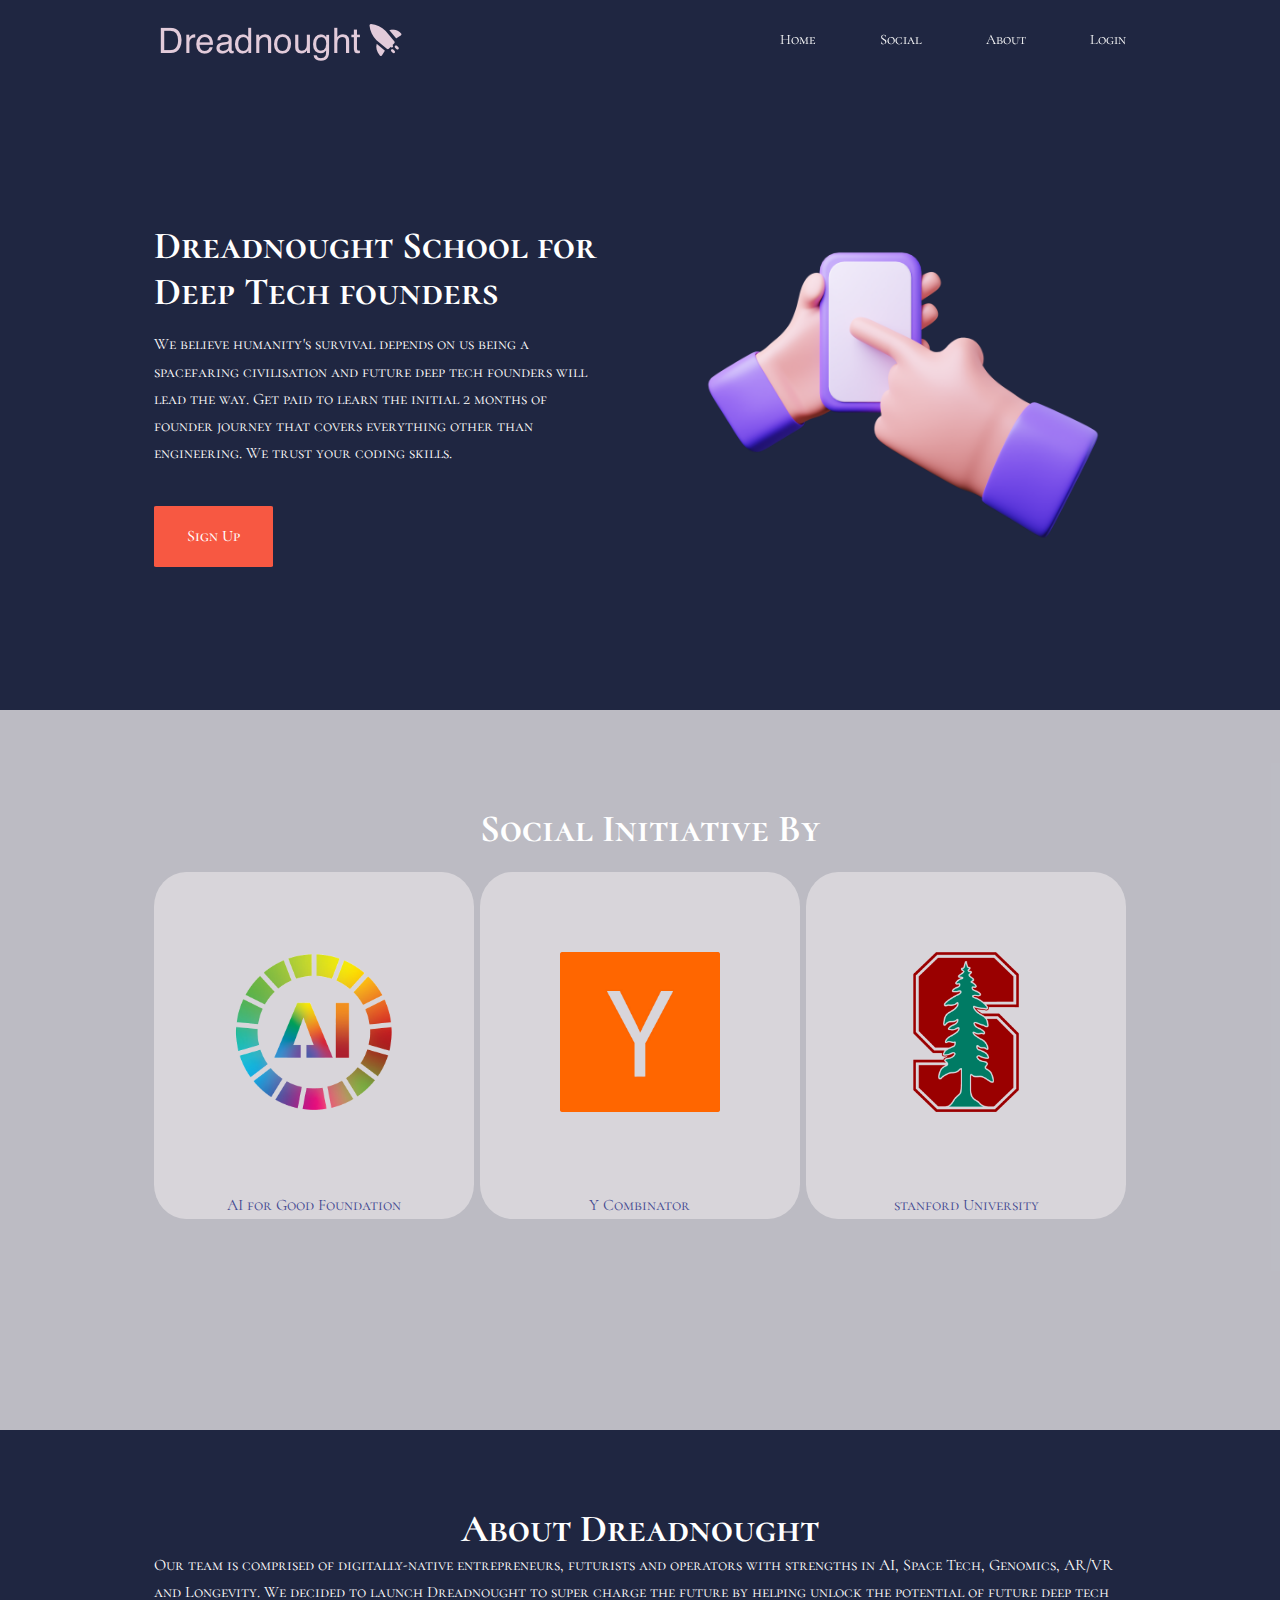
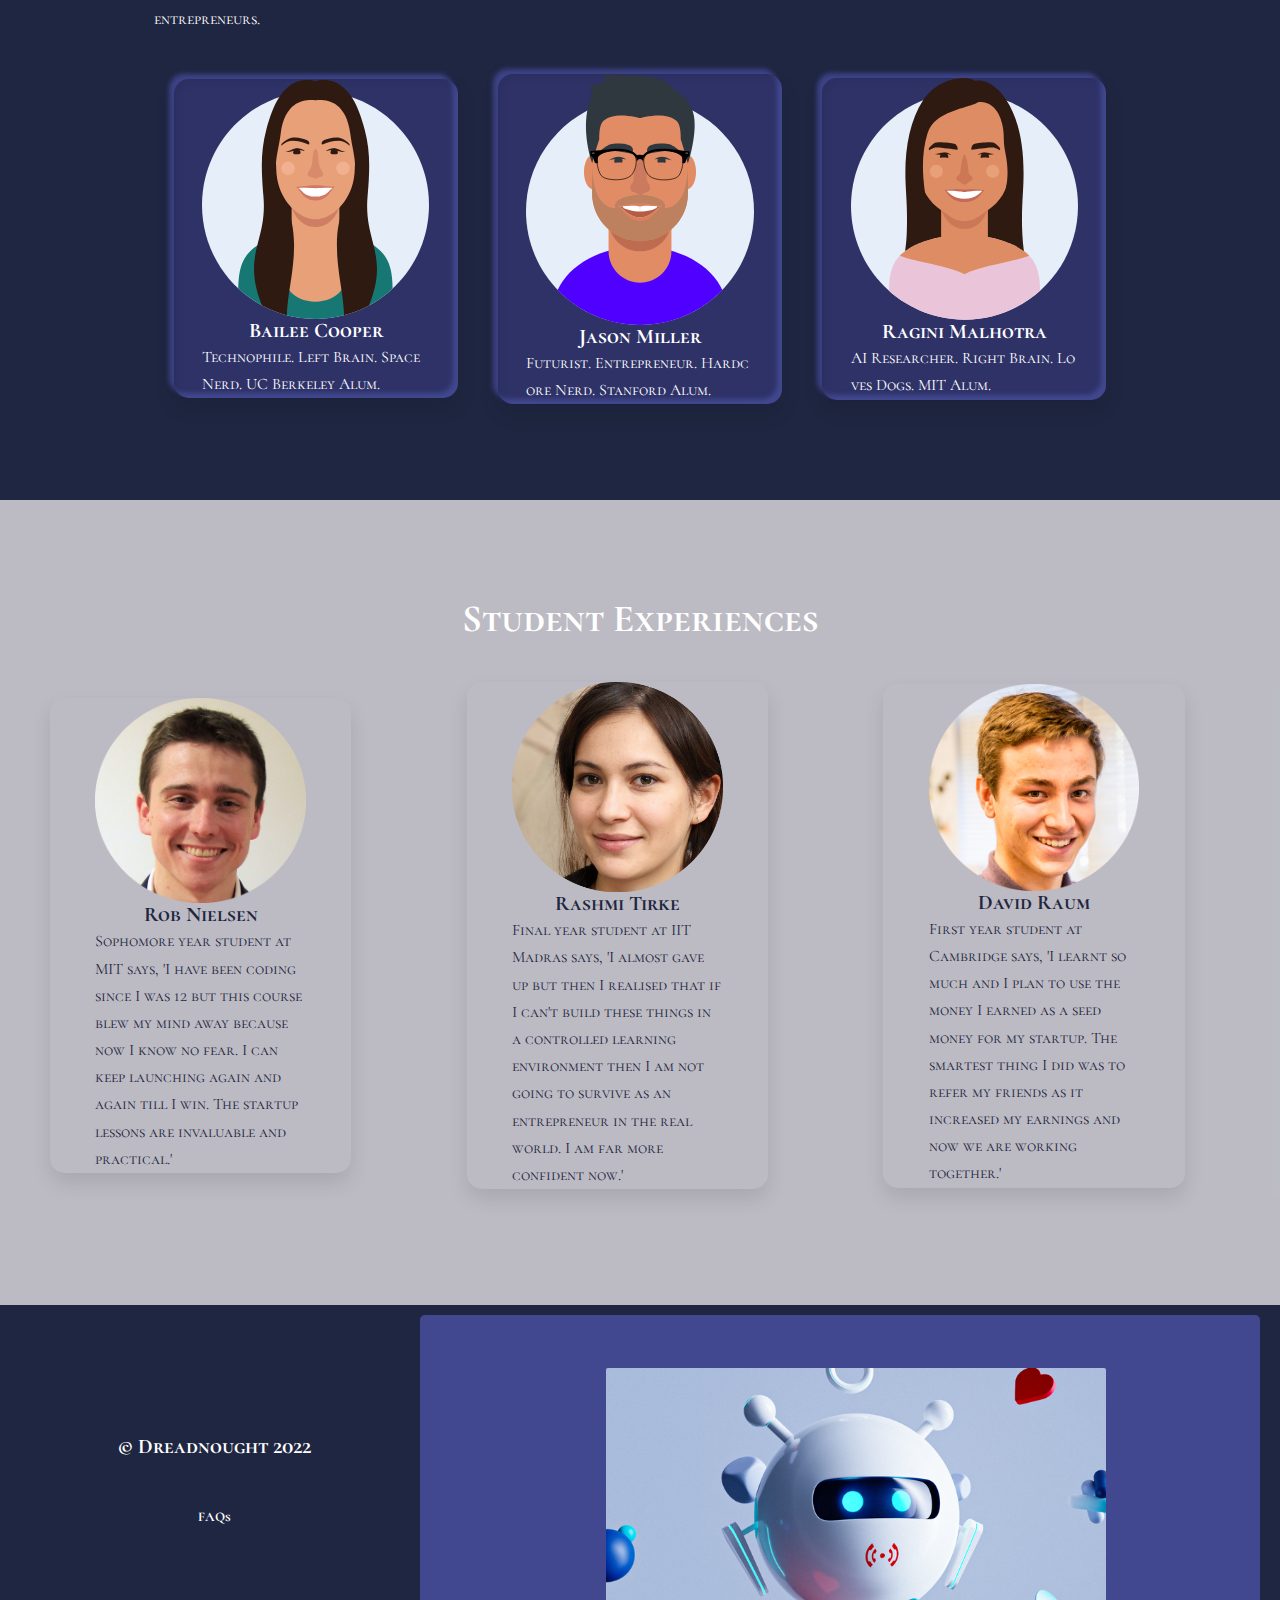
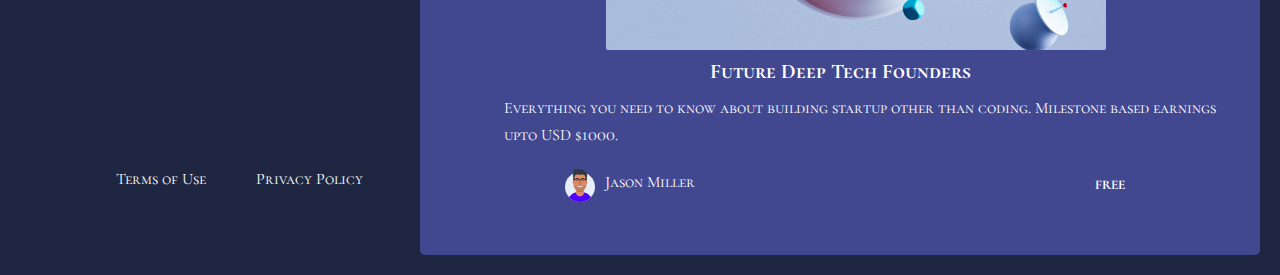
<file: index.html>
<!DOCTYPE html>
<html lang="en">
<head>
    <meta charset="UTF-8">
    <meta http-equiv="X-UA-Compatible" content="IE=edge">
    <meta name="viewport" content="width=device-width, initial-scale=1.0">
    <link rel="preconnect" href="https://fonts.googleapis.com">
    <link rel="preconnect" href="https://fonts.gstatic.com" crossorigin>
    <link href="https://fonts.googleapis.com/css2?family=Cormorant+SC&display=swap" rel="stylesheet">
    <link rel="stylesheet" href="https://unicons.iconscout.com/release/v4.0.0/css/line.css">
    <link rel="stylesheet" href="./css/style.css" />
    <title>Dreadnought</title>
</head>
<body>
    <nav>
        <div class="container nav__container">
           <a href="index.html">
            <img class="logo" src="./images/convert.png" />
           </a> 

           <ul class="nav__menu">
            <li><a href="#home">Home</a></li>
           
            <li><a href="#social">Social</a></li>
            <li><a href="#about">About</a></li>
            <li><a href="contact.html">Login</a></li>
           </ul>
           <button cla id="open-menu-btn"><i class="uil uil-bars"></i></button>
           <button id="open-menu-btn"><i class="uil uil-multiply"></i></button>
         
        </div>
    </nav>

     <header id="home">
        <div class="container header__container">
            <div class="header__left">
                <h1>Dreadnought School for Deep Tech founders</h1>
                <p>We believe humanity's survival depends on us being a 
                    spacefaring civilisation and future deep 
                    tech founders will lead the way.  
                    Get paid to learn the initial 2 months of founder 
                    journey that covers everything other than engineering. We trust your coding skills.</p>
           <a href="contact.html" class="btn btn-primary">
            Sign Up
           </a>
            </div>

        <div class="header__right">
            <div class="header__right-image">
                <img src="./images/mobile-in-hand.png" />
            </div>
        </div>
        </div>
     </header>

     <section id="social" class="container socials">
        <h1>Social Initiative By </h1>
        <div class="container social__container">
                <div class="social">
                      <img class="social_img"  src="./images/AI.png" />
             <label class="img1">AI for Good Foundation</label>
                </div>
                <div class="social">
                     <img  class="social_img"  src="./images/YC.png" />
             <label class="img2">Y Combinator</label>
                </div>
                <div class="social">
                       <img  class="social_img"  src="./images/Stanford.png" />
             <label class="img3">stanford University</label>
                </div>
          
        </div>
     </section>

     <section  id="about" class=" container about">
        <h1>About Dreadnought</h1>
        <p>Our team is comprised of digitally-native entrepreneurs, futurists and operators with strengths in AI, Space Tech, Genomics, AR/VR and Longevity. We decided to launch Dreadnought to super charge the future by helping unlock the potential of future deep tech entrepreneurs.</p>
       
       <div class="about__container">
        <div class="card">
        <div class="box">
            <img  src="./images/Bailee Cooper.svg"/>
            <h4>Bailee Cooper</h4>
            <p>Technophile. Left Brain. Space Nerd. UC Berkeley Alum.</p>
        </div>
        </div>
        <div class="card">
              <div class="box">
            <img  src="./images/Jason Miller.svg"/>
            <h4>Jason Miller</h4>
            <p>Futurist. Entrepreneur. Hardcore Nerd. Stanford Alum.</p>
        </div>
        </div>
        <div class="card">
            <div class="box">
            <img  src="./images/Aliza Soloman.svg"/>
            <h4>Ragini Malhotra</h4>
            <p>AI Researcher. Right Brain. Loves Dogs. MIT Alum.</p>
        </div>
        </div>
      </div>
    </div>
    </section>

    <section id="experience" class="experience container">
        <h1>Student Experiences</h1> 
       <div class="experience__container">
        <div class="card">
        <div class="box">
            <img  src="./images/Ron.png"/>
            <h4>Rob Nielsen</h4>
            <p>Sophomore year student at MIT says, 'I have been coding since I was 12 but this course blew my mind away because now I know no fear. I can keep launching again and again till I win. The startup lessons are invaluable and practical.'</p>
        </div>
        </div>
        <div class="card">
              <div class="box">
            <img  src="./images/Anushka.png"/>
            <h4>Rashmi Tirke</h4>
            <p>Final year student at IIT Madras says, 'I almost gave up but then I realised that if I can't build these things in a controlled learning environment then I am not going to survive as an entrepreneur in the real world. I am far more confident now.'</p>
        </div>
        </div>
        <div class="card">
            <div class="box">
            <img  src="./images/David.png"/>
            <h4>David Raum</h4>
            <p>First year student at Cambridge says, 'I learnt so much and I plan to use the money I earned as a seed money for my startup. The smartest thing I did was to refer my friends as it increased my earnings and now we are working together.'</p>
        </div>
        </div>
      </div>
    </div>

    </section>

<section id="footer" class="container footer">
    <div  class="left">
   

    <h4>&copy; Dreadnought 2022</h4>
    <h5>FAQs</h5>

    <div class="left_down">
        <a href="#">Terms of Use</a>
        <a href="#">Privacy Policy</a>
    </div>
</div>
<a href="#" class="right"> 
       <div class="course">
        <img src="./images/Course image.png" />
        <h4>Future Deep Tech Founders</h4>
        <p>Everything you need to know about building startup other than coding.
            Milestone based earnings upto USD $1000.
        </p>
    </div>
        <div class="down">
        <div class="instructor">
            <img  src="./images/Jason Miller.svg"/>
            <label>Jason Miller</label>
        </div>
        <h5>FREE</h5>
    </div>
     
    </a>
</section>



<script src="./main.js"></script>
</body>
</html>
</file>
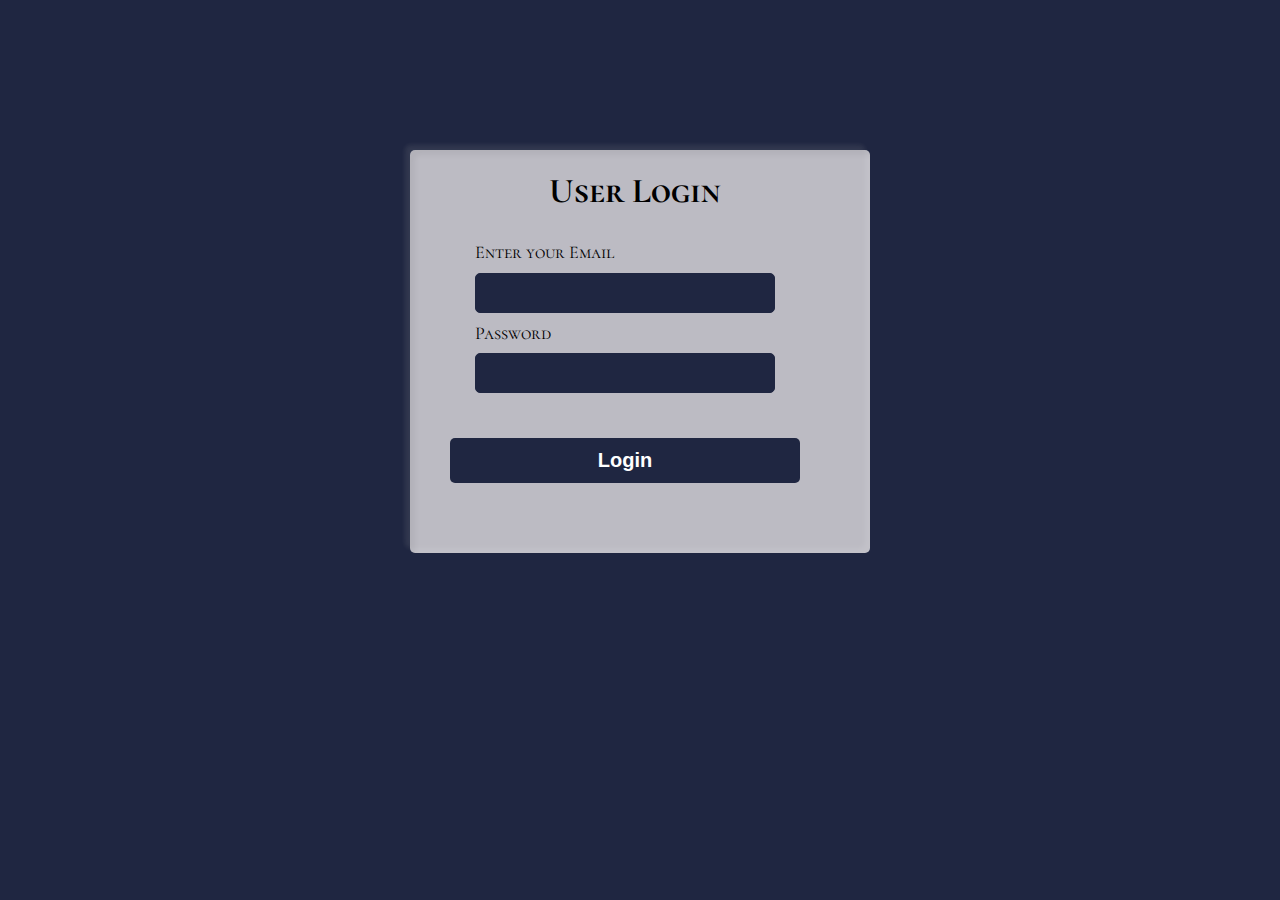
<file: contact.html>
<!DOCTYPE html>
<html lang="en">
<head>
    <meta charset="UTF-8">
    <meta http-equiv="X-UA-Compatible" content="IE=edge">
    <meta name="viewport" content="width=device-width, initial-scale=1.0">
    <link rel="preconnect" href="https://fonts.googleapis.com">
    <link rel="preconnect" href="https://fonts.gstatic.com" crossorigin>
    <link href="https://fonts.googleapis.com/css2?family=Cormorant+SC&display=swap" rel="stylesheet">
    <link rel="stylesheet" href="https://unicons.iconscout.com/release/v4.0.0/css/line.css">
    <link rel="stylesheet" href="./css/style.css" />
    <title>Document</title>
</head>
<body>
    <div class="form container">
        <h1 class="label">User Login</h1>
        <form class="login_form" action="index.html" name="form" method="post" >
           <div class="font">Enter your Email</div>
           <input autocomplete="off" type="email" name="email">
           <div  id="email_error">Please fill the valid data.</div>
           <div class="font font2">Password</div>
            <input type="password" name="password">
           <div id="pass_error">Password length should be greater than 5</div>
            <button type="submit" class="btn"><a href="index.html">Login</a></button>
        </form>
       </div>
       
       <script src="./main.js"></script>
</body>
</html>
</file>
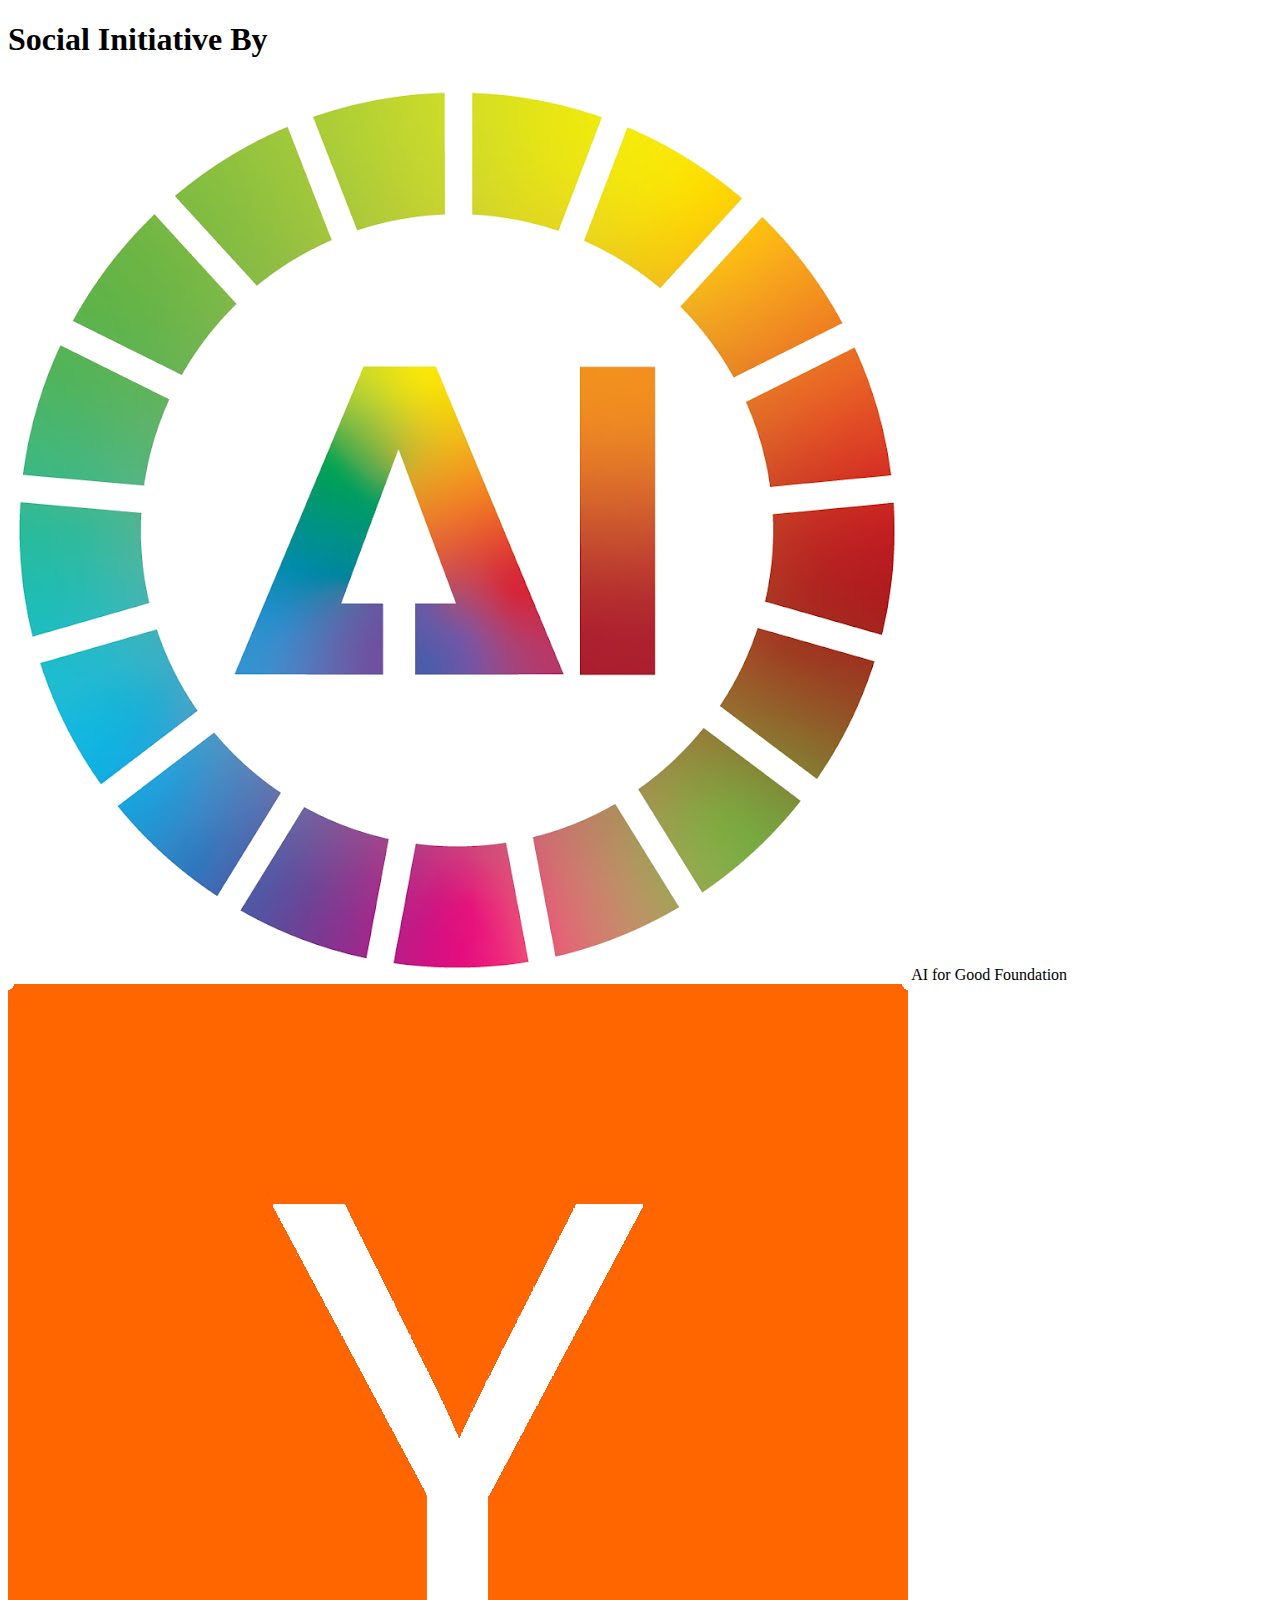
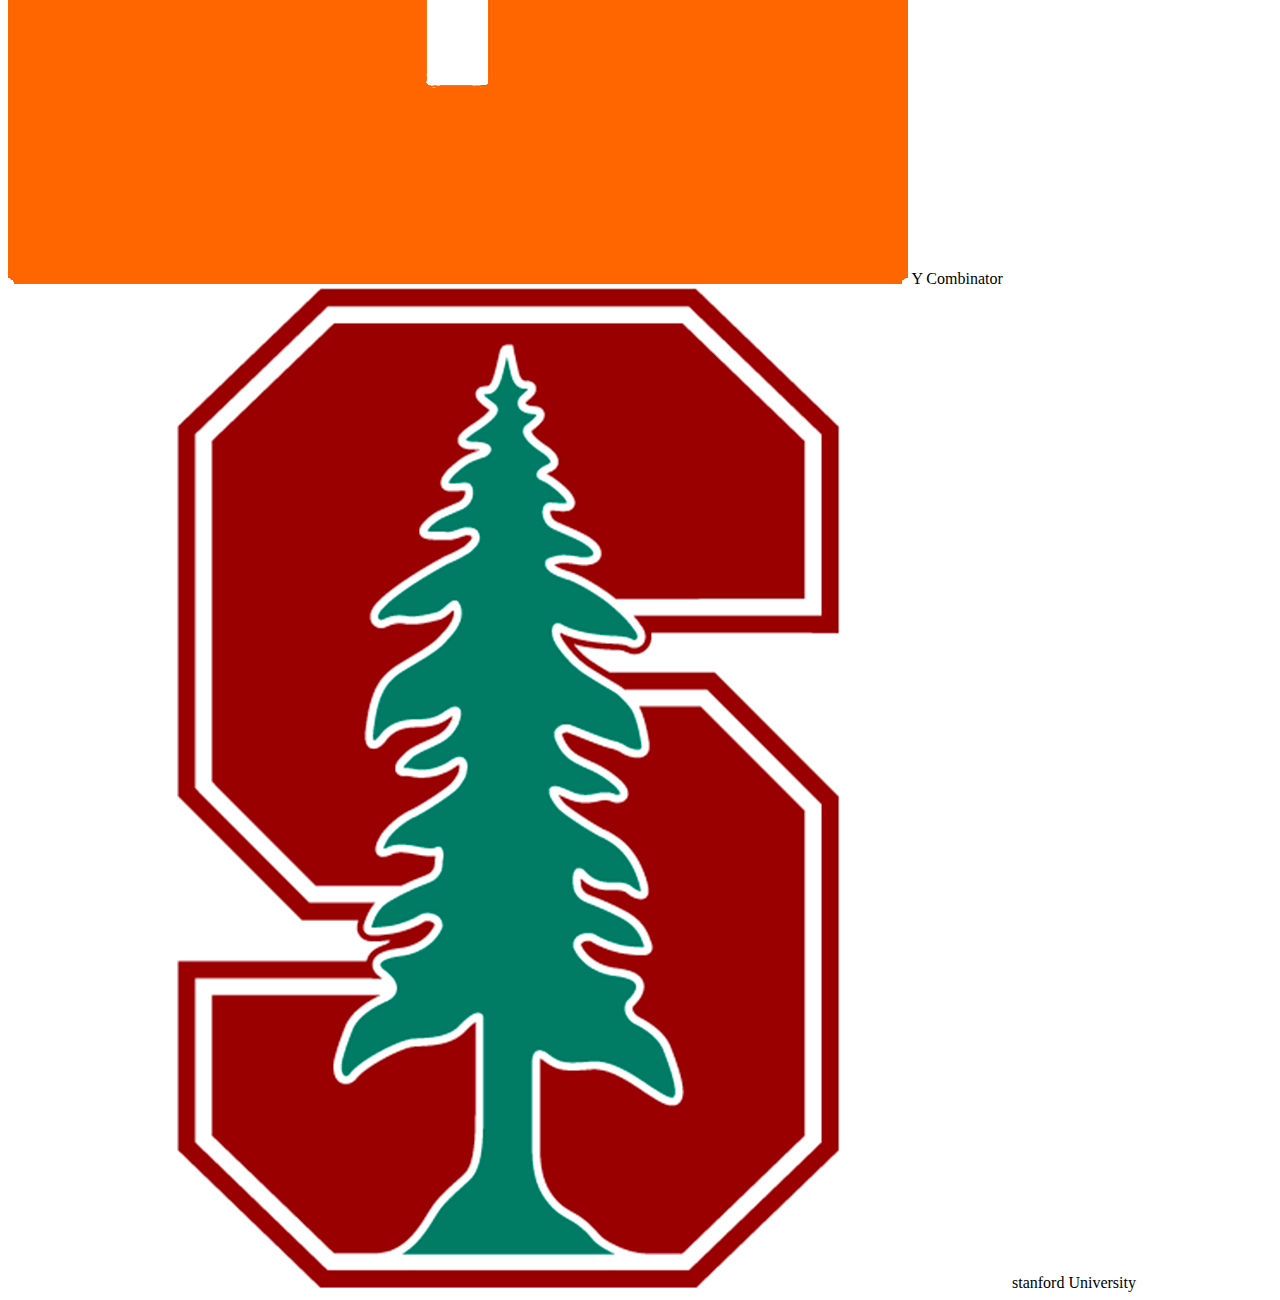
<file: social.html>
<!DOCTYPE html>
<html lang="en">
<head>
    <meta charset="UTF-8">
    <meta http-equiv="X-UA-Compatible" content="IE=edge">
    <meta name="viewport" content="width=device-width, initial-scale=1.0">
    <title>Document</title>
</head>
<body>
    <section class="socials">
        <h1>Social Initiative By </h1>
        <div class="container social__container">
                <div class="social">
                      <img class="social_img"  src="./images/AI.png" />
             <label class="img1">AI for Good Foundation</label>
                </div>
                <div class="social">
                     <img  class="social_img"  src="./images/YC.png" />
             <label class="img2">Y Combinator</label>
                </div>
                <div class="social">
                       <img  class="social_img"  src="./images/Stanford.png" />
             <label class="img3">stanford University</label>
                </div>
          
        </div>
     </section>
</body>
</html>
</file>
<file: css/style.css>
*{
    margin: 0;
    padding: 0;
    border: 0;
    outline: 0;
    text-decoration: none;
    list-style: none;
    box-sizing: border-box;
}

html {
    scroll-behavior: smooth;
}
:root{
    --color-primary:#6c63ff;
    --color-success:#00bf8e;
    --color-warning:#f7c94b;
    --color-danger:#f75842;
    --color-danger-variant:rgba(247,88,66,0.4);
    --color-white:#fff;
    --color-light:rgba(255, 251, 251, 0.7);
    --color-black:#000;
    --color-bg:#1f2641;
    --color-bg1:#2e3267;
    --color-bg2:#424890;

    --container-width-lg:76%;
    --container-width-md:90%;
    --container-width-sm:94%;

    --transition:all 400ms ease;
}
body {
    font-family: 'Cormorant SC', serif;
    line-height: 1.7;
    color: var(--color-white);
    background:var(--color-bg);
}

.container{
    width: var(--container-width-lg);
    margin: 0 auto;
}

section{
    padding: 6rem 0;
}
section h2 {
    text-align: center;
    margin-bottom: 4rem;
}

h1,h2,h3,h4,h5{
    line-height: 1.2;
}

h1{
  font-size: 2.4rem;   
}

h2{
    font-size: 2rem;
}

h3{
    font-size: 1.6rem;
}
h4{
    font-size: 1.3rem;
}

a{
    color: var(--color-white);
}
img{
    width: 100%;
    display: block;
    object-fit: cover;
}
.btn{
    display: inline-block;
    background:var(--color-white);
    color: var(--color-black);
    padding: 1rem 2rem;
    border: 1px solid transparent;
    font-weight: 500;
    transition: var(--transition);
    border-radius: 2%;
}
.btn:hover{
    background: transparent;
    color: var(--color-white);
    border-color: var(--color-white);
}

.btn-primary {
    background: var(--color-danger);
    color: var(--color-white);
}

nav {
    width: 100vw;
    height: 5rem;
    position:fixed;
    top: 0;
    z-index: 11; 
    transition: 0.6s;
}
.window-scroll {
    background: var(--color-bg2);
    box-shadow: 0 1rem 2rem rgba(0,0,0,0.2);
    
}
.nav__container{
    height: 100%;
    display: flex;
    justify-content: space-between;
    align-items: center;
}
nav button{
    display: none;
}
.nav__menu{
    display: flex;
    align-items: center;
    gap: 4rem;
}
.nav__menu a {
    font-size: 0.9rem;
    transition: all 400ms ease;
}
.nav__menu a:hover{
    color:var(--color-light);
}

header {
    position: relative;
    top: 5rem;
    overflow: hidden;
    height: 70vh;
    margin-bottom: 5rem;
}
.header__container {
    display: grid;
    grid-template-columns: 1fr 1fr;
    align-items: center;
    gap: 5rem;
    height: 100%;
}

.header__left p {
    margin: 1rem 0 2.4rem;
}

.socials {
    display: flex;
    flex-direction: column;
        align-items: center;
    width: 100%;
    height: 80vh;
    background: var(--color-light);
    overflow: hidden;
}
.socials h1{
    color: var(--color-white);
    margin-bottom: 20px;
    margin-left: 20px;
}
.socials label{
    color: var(--color-bg2);
}
.social__container {
    display: flex;
    flex-direction: row;
    justify-content: space-between;
    object-fit: contain;
    align-items:flex-start ;
}
.social{
    background:rgba(255, 251, 251, 0.418);
    display: flex;
    flex-direction: column;
    align-items: center;
    border-radius: 10%;

}
.social_img{
    margin: 5rem;
    height: auto;
    flex-wrap: wrap;
}
.social_img {
   width: 10rem;
}

.about {
    margin-top: -20px;
    position: relative;
    display: flex;
    align-items: center;
    flex-direction: column;
    justify-content: center;
}
.about__container{
    position: relative;
    display: flex;
    margin-top: 20px;
    justify-content: center;
    align-items: center ;
    flex-wrap: nowrap;
}
.about__container .card {
    width:100%;
    margin: 20px;
    box-shadow: inset 5px 5px 5px rgba(0,0,0,.05),
                inset -5px -5px 5px var(--color-bg2),
                -5px -5px 5px rgba(0,0,0,.05),
                -5px -5px 5px var(--color-bg2);
    background: var(--color-bg1);
    border-radius: 15px;
    align-items: center;
    align-content: center;
}
.about__container .card .box {
    display: flex;
    flex-direction: column;
    justify-content: space-between;
    align-items: center;
    box-shadow: 0 10px 20px rgba(0,0,0,0.1);
    border-radius: 15px;
    align-content: center;
     flex-wrap: nowrap;
   transition: 0.6s;
  width: 100%;
}
.about__container .card .box img{
    width: 80%;
}

.about__container .card:hover .box{
    transform: translateY(-50px);

    box-shadow: 0 10px 40px rgba(0,0,0,0.1);
}
.about__container .card p {
     width: 80%; 
    word-break: break-all;
}


.experience {
    margin-top: -20px;
    position: relative;
    display: flex;
    align-items: center;
    flex-direction: column;
    justify-content: center;
    background: var(--color-light);
    width: 100%;
}
.experience__container {
    position: relative;
    display: flex;
    margin-top: 20px;
    justify-content: center;
    align-items: center ;
    flex-wrap: nowrap;
    margin-left: 30px;
}


.experience__container .card {
    width:80%;
    margin: 20px;
    
    border-radius: 15px;
    align-items: center;
    align-content: center;

}
.experience__container .card .box {
    display: flex;
    flex-direction: column;
    justify-content: space-between;
    align-items: center;
    box-shadow: 0 10px 20px rgba(0,0,0,0.1);
    border-radius: 15px;
    align-content: center;
     flex-wrap: nowrap;
   transition: 0.6s;
  width: 80%;
}
.experience__container .card .box img{
    width: 70%;
}
.experience__container .card .box p{
    width: 70%;
    align-items: center;
    color: var(--color-bg);
}
.experience__container .card .box h4{
   color: var(--color-bg);
}

.footer {
    position: relative;
    width: 100%;
    display: flex;
     justify-content: space-between;
     flex-direction: row;
     align-items: center;
    overflow: hidden;
    height: 60vh;
    margin-top: 10px;
    margin-bottom: 20px;
}
.footer .left {
    display: flex;
    justify-content: space-between;
    align-items: center;
    flex-direction: column;
    margin-left: 66px;
}
.footer .left_down{
   margin-bottom: 10px;
 display: flex;
 
  justify-content: space-between;
  align-items: center;
}
.footer .left h4 {
    margin-top: -150px;
}
.footer .left h5 {
    margin-top: -160px;
}
.footer .left .left_down {
    margin-bottom: -150px;
    display: flex;
    justify-content: space-between;
    align-items: center;
}
.footer .left .left_down a{
    margin-bottom: -90px;
    margin-left: 50px;
}

.footer .right {
    height: 60vh;
    position: relative;
    margin-right: 20px;
    background: var(--color-bg2);
    margin-left: 50%;
    display: flex;
    align-items: center;
    flex-direction: column;
    justify-content: center;
    margin-left:  10px;
    border-radius: 5px;
}
.footer .right .course {
    align-items: center;
    display: flex;
    flex-direction: column;
    justify-content: center;
}
.footer .right  .down{
    display: flex;
    align-items: center;
    flex-direction: row;
    justify-content: space-between;
    
}
.footer .right .down .instructor{
   position: relative;
    margin-left: 10px;
    margin-top: 10px;
    margin-bottom: 10px;
  display: flex;
}
.footer .right .down h5{
      margin-left: 400px;
}
.footer .right .course p {
    margin: 10px;
    margin-left: 10%;
}
.footer .right .course img {
    width: 500px;
    margin: 10px;
    margin-left: 5%;
    align-items: center;
    border-radius: 2px;
}
.footer .right  .down img {
  width: 30px;
  margin-right: 10px;
}









/*******FORM****/

.form {
    margin-top: 150px;
    background:var(--color-light);
    color: #000;
    position: relative;
    align-items: center;
   padding: 20px;
   padding-left: 80px;
   width: 460px;
    border-radius: 5px;
   box-shadow: inset 5px 5px 5px rgba(0,0,0,.05),
                inset -5px -5px 5px rgba(255,255,255,0.1),
                -5px -5px 5px rgba(0,0,0,.05),
                -5px -5px 5px rgba(255,255,255,0.1);
}

.form .label {
    text-align: center;
    font-size: 35px;
    font-weight: bold;
     margin-left: -70px;
}
.login_form{
    padding: 20px 40px;
}
.login_form .font {
    font-size: 18px;
    margin: 5px 0;
    margin-left: -55px;
}

.login_form input {
    height: 40px;
    width: 300px;
    padding: 0 5px;
    font-size: 18px;
    outline: none;
    border: 1px solid var(--color-bg);
    border-radius: 5px;
    background: var(--color-bg);
    color: var(--color-white);
    margin-left: -55px;
}

.login_form button {
    margin: 45px 0 30px 0;
    height: 45px;
    width: 350px;
    font-size: 20px;
    
    color: white;
    outline: none;
    cursor: pointer;
    font-weight: bold;
    background: var(--color-bg);
    color: var(--color-white);
    border-radius: 5px;
    margin-left: -80px;
    padding:10px;
}
.login_form button:hover {
    background: var(--color-bg2);
}
.hidden {
    display: none;
}
.login_form #email_error,
.login_form #pass_error{
  margin-top: 5px;
  margin-left: -70px;
  width: 345px;
  font-size: 18px;
  color: var(--color-danger);   
  text-align: center;
  padding: 5px 8px;
  display: none;
}
</file>
